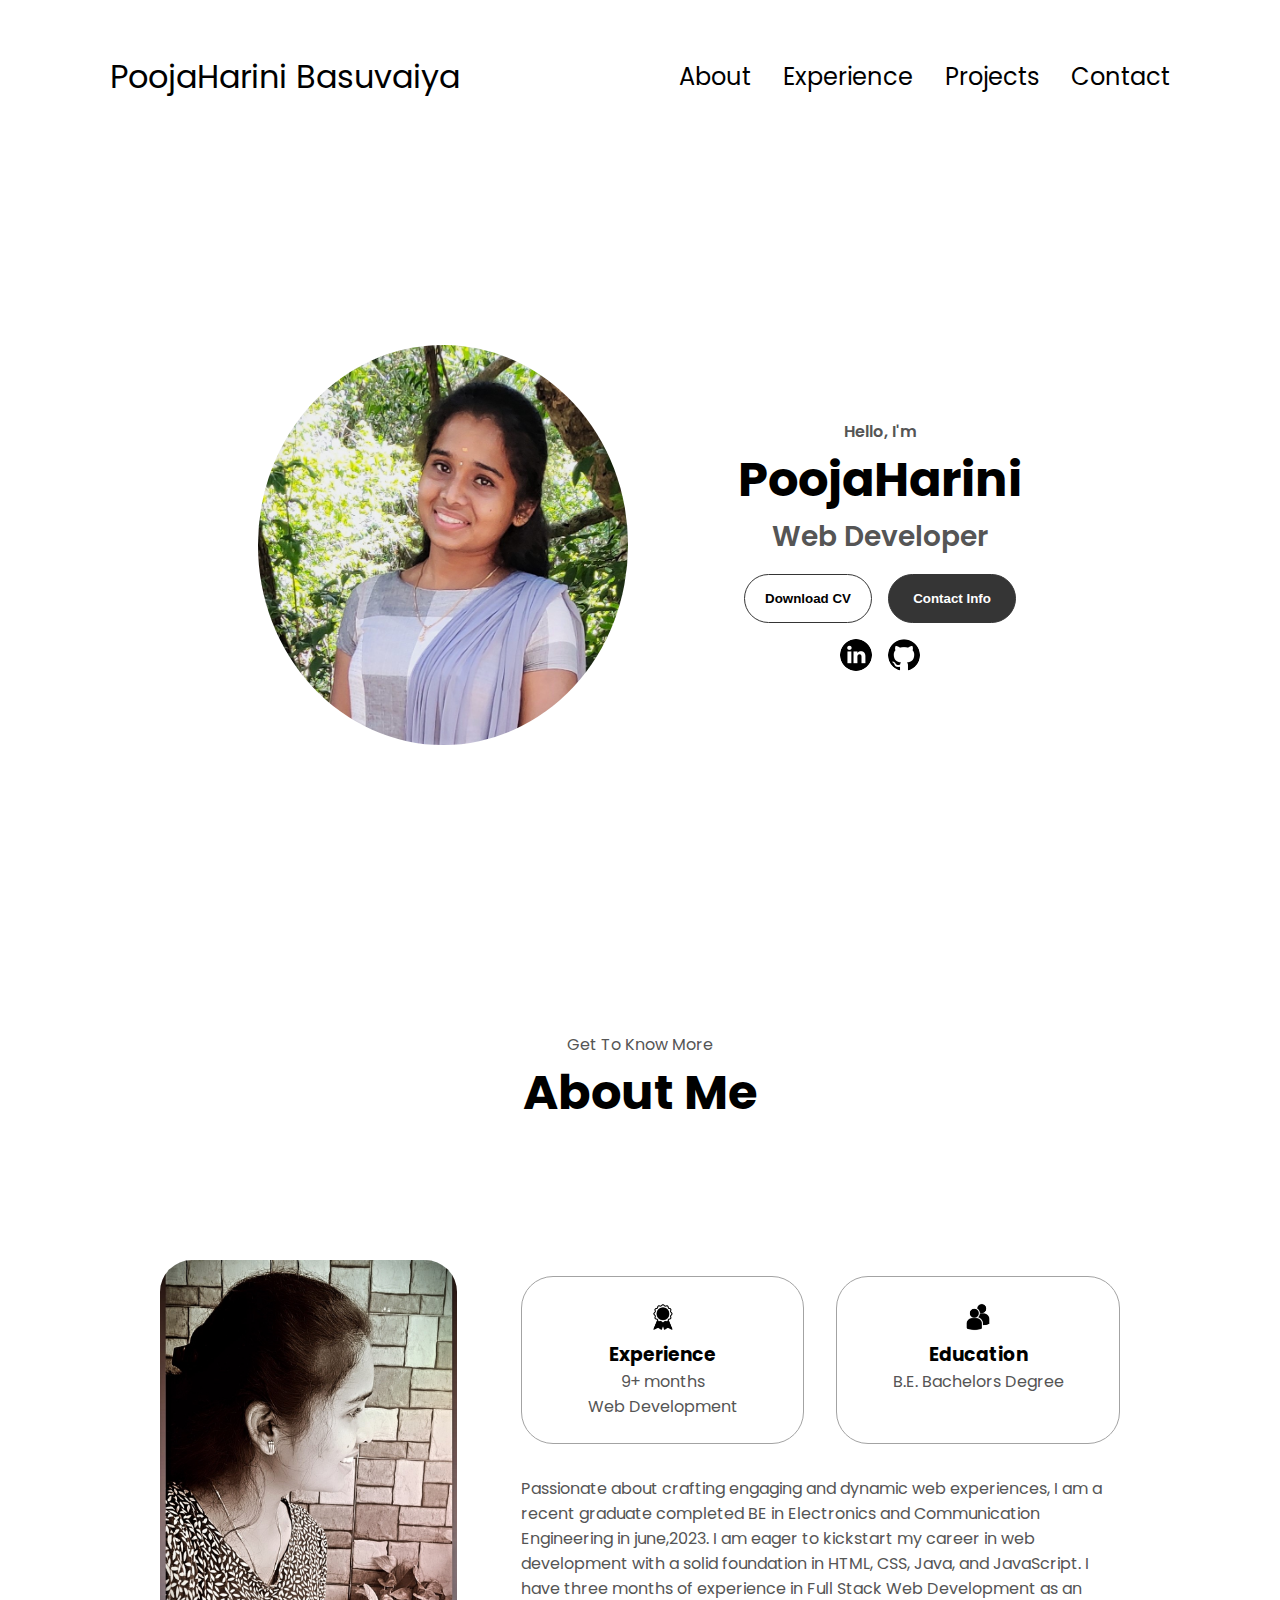
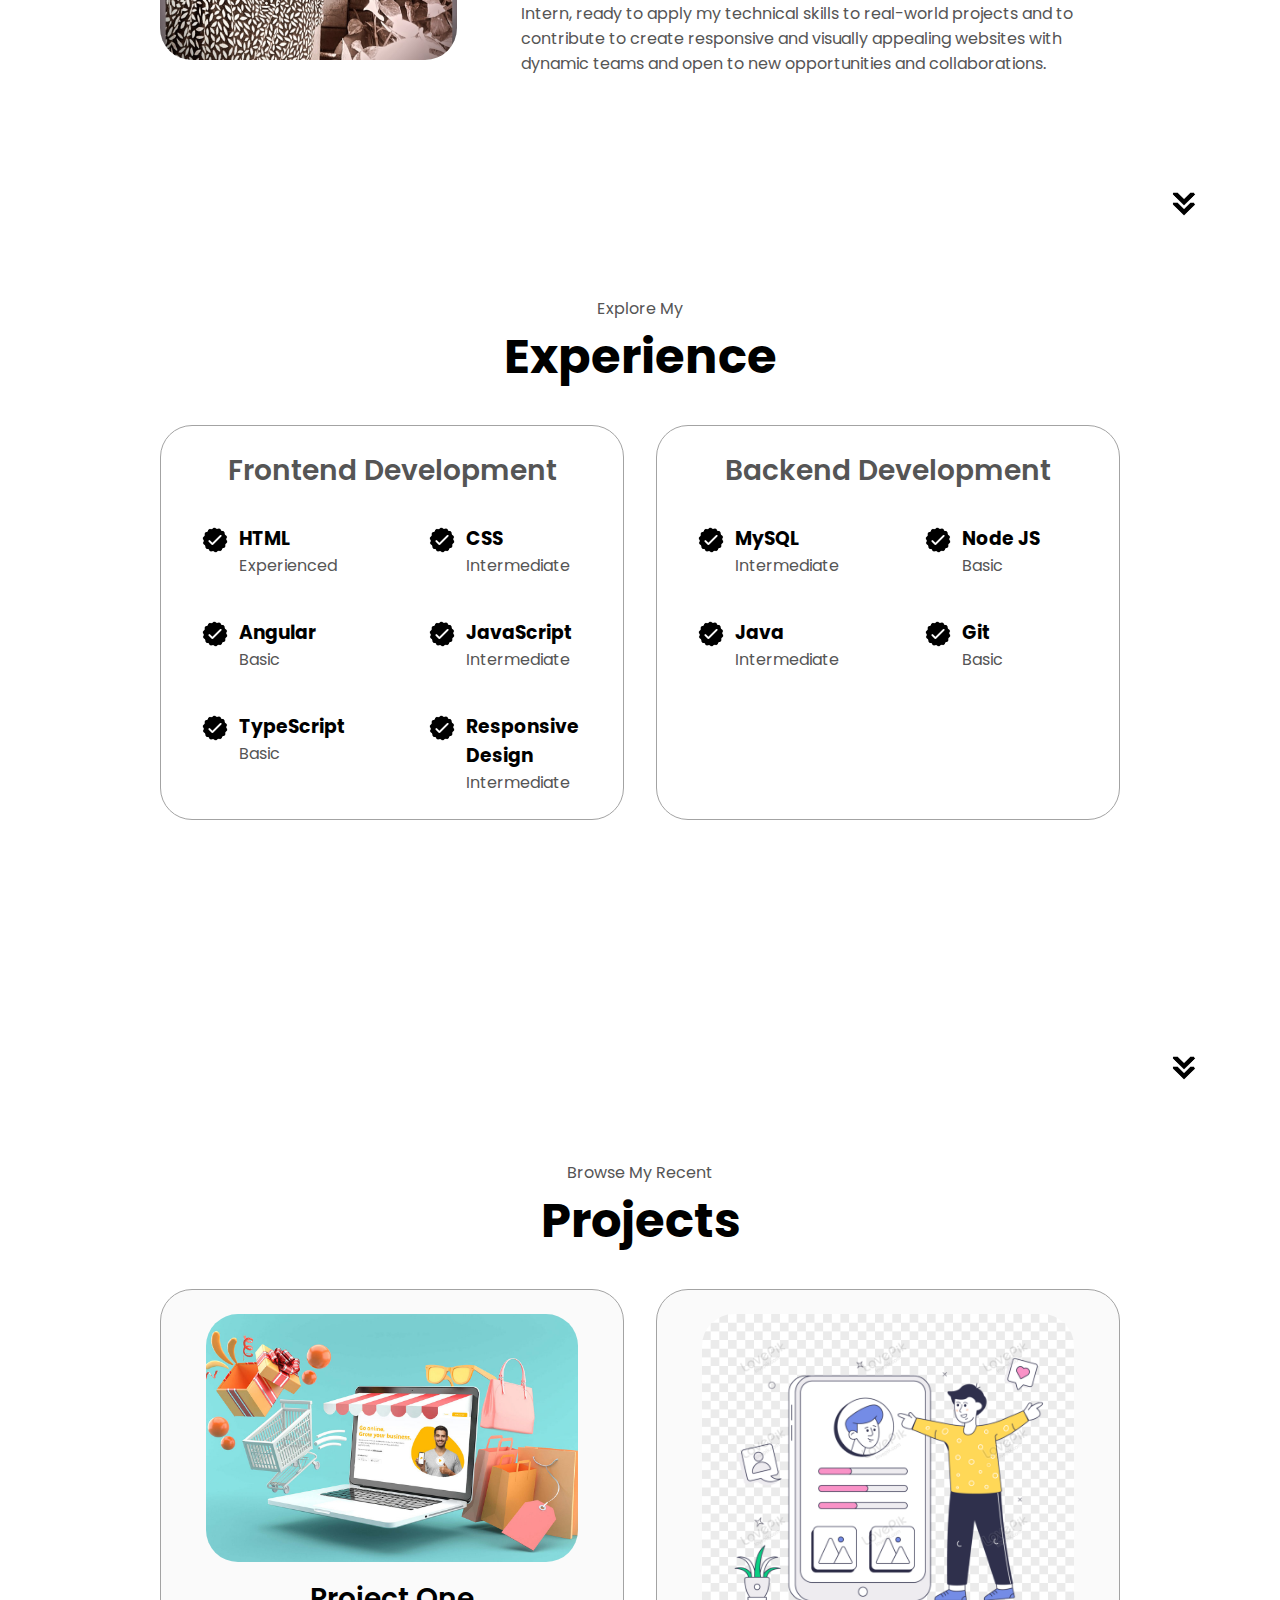
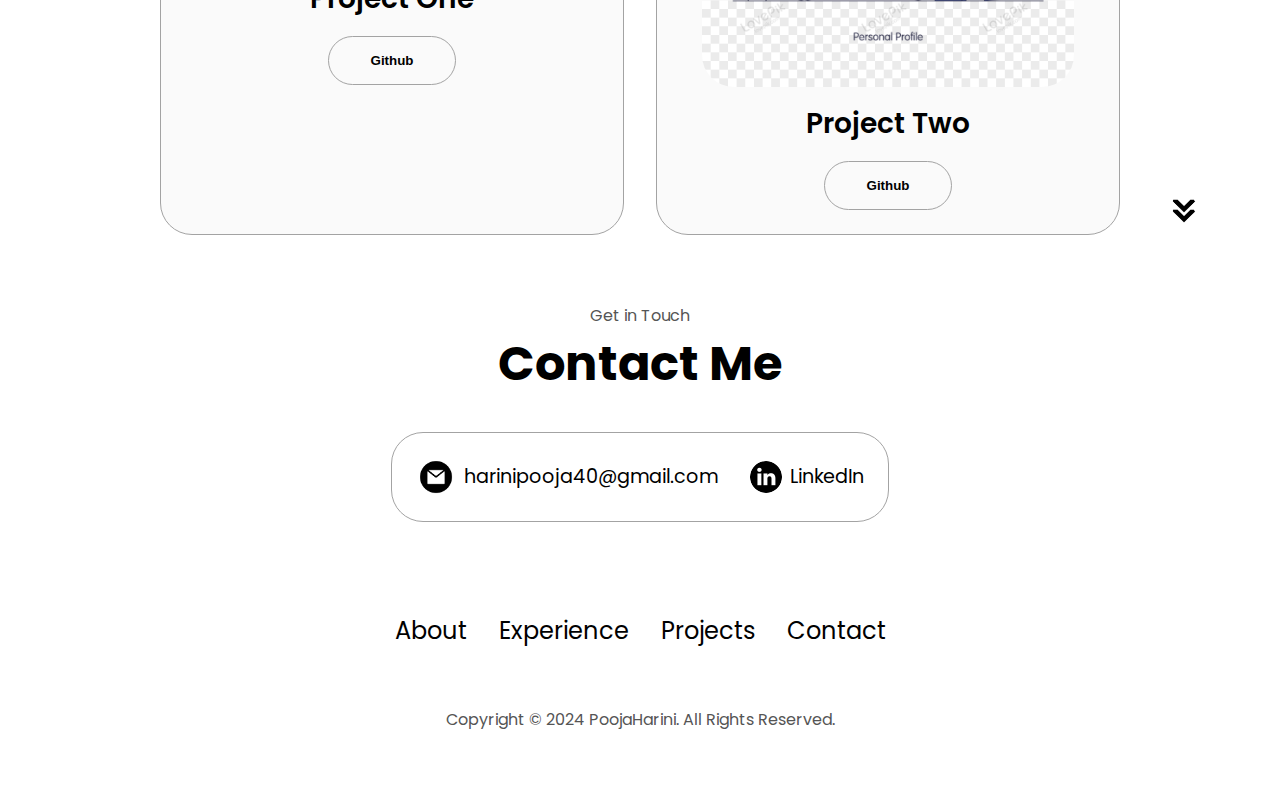
<file: index.html>
<!DOCTYPE html>
<html lang="en">
<head>
    <meta charset="UTF-8">
    <meta http-equiv="X-UA-Compatible" content="IE=edge">
    <meta name="viewport" content="width=device-width, initial-scale=1.0">
    <title>MyPortfolio</title>
    <link rel="stylesheet" href="style.css">
    <link rel="stylesheet" href="mediaqueries.css">
</head>
<body>
    <nav id="desktop-nav">
        <div class="logo">PoojaHarini Basuvaiya</div>
        <div>
          <ul class="nav-links">
            <li><a href="#about">About</a></li>
            <li><a href="#experience">Experience</a></li>
            <li><a href="#projects">Projects</a></li>
            <li><a href="#contact">Contact</a></li>
          </ul>
        </div>
      </nav>
      <nav id="hamburger-nav">
        <div class="logo">PoojaHarini</div>
        <div class="hamburger-menu">
          <div class="hamburger-icon" onclick="toggleMenu()">
            <span></span>
            <span></span>
            <span></span>
          </div>
          <div class="menu-links">
            <li><a href="#about" onclick="toggleMenu()">About</a></li>
            <li><a href="#experience" onclick="toggleMenu()">Experience</a></li>
            <li><a href="#projects" onclick="toggleMenu()">Projects</a></li>
            <li><a href="#contact" onclick="toggleMenu()">Contact</a></li>
          </div>
        </div>
      </nav>
      <section id="profile">
        <div class="section__pic-container">
          <img src="../assets/Picturesource/Harini_Photo(passport).jpg" alt="PoojaHarini profile picture" />
           <style>
            img {
              border-radius: 50%;
            }
           </style>
      

        </div>
        <div class="section__text">
          <p class="section__text__p1">Hello, I'm</p>
          <h1 class="title">PoojaHarini</h1>
          <p class="section__text__p2">Web Developer</p>
          <div class="btn-container">
            <button
            class="btn btn-color-2"
            onclick="window.open('../assets/Picturesource/POOJAHARINILB_EC23_Resumepp.pdf')"
          >
            Download CV
          </button>
          <button class="btn btn-color-1" onclick="location.href='./#contact'">
            Contact Info
          </button>
        </div>
        <div id="socials-container">
          <img
            src="../assets/Picturesource/linkedin.png"
            alt="My LinkedIn profile"
            class="icon"
            onclick="location.href='https://www.linkedin.com/in/poojaharini3010/'"
          />
          <img
            src="../assets/Picturesource/github.png"
            alt="My Github profile"
            class="icon"
            onclick="location.href='https://github.com/PoojaHarini-B'"
          />
        </div>
      </div>
    </section>
    <section id="about">
      <p class="section__text__p1">Get To Know More</p>
      <h1 class="title">About Me</h1>
      <div class="section-container">
        <div class="section__pic-container">
          <img
            src="../assets/Picturesource/PoojaHariniGreyimage.jpg"
            alt="Profile picture"
            class="about-pic"
          />
        </div>
        <div class="about-details-container">
          <div class="about-containers">
            <div class="details-container">
              <img
                src="../assets/Picturesource/experience.png"
                alt="Experience icon"
                class="icon"
              />
              <h3>Experience</h3>
              <p>9+ months <br />Web Development</p>
            </div>
            <div class="details-container">
              <img
                src="../assets/Picturesource/education.png"
                alt="Education icon"
                class="icon"
              />
              <h3>Education</h3>
              <p>B.E. Bachelors Degree</p>
            </div>
          </div>
          <div class="text-container">
            <p>
              Passionate about crafting engaging and dynamic web experiences, I am a recent graduate completed BE in Electronics and Communication Engineering in june,2023. I am eager to kickstart my career in web development with a solid foundation in HTML, CSS, Java, and JavaScript. I have three months of experience in Full Stack Web Development as an Intern, ready to apply my technical skills to real-world projects and to contribute to create responsive and visually appealing websites with dynamic teams and open to new opportunities and collaborations.
            </p>
          </div>
        </div>
      </div>
      <img
        src="../assets/Picturesource/arrow.png"
        alt="Arrow icon"
        class="icon arrow"
        onclick="location.href='./#experience'"
      />
    </section>
    <section id="experience">
      <p class="section__text__p1">Explore My</p>
      <h1 class="title">Experience</h1>
      <div class="experience-details-container">
        <div class="about-containers">
          <div class="details-container">
            <h2 class="experience-sub-title">Frontend Development</h2>
            <div class="article-container">
              <article>
                <img
                  src="../assets/Picturesource/checkmark.png"
                  alt="Experience icon"
                  class="icon"
                />
                <div>
                  <h3>HTML</h3>
                  <p>Experienced</p>
                </div>
              </article>
              <article>
                <img
                  src="../assets/Picturesource/checkmark.png"
                  alt="Experience icon"
                  class="icon"
                />
                <div>
                  <h3>CSS</h3>
                  <p>Intermediate</p>
                </div>
              </article>
              <article>
                <img
                  src="../assets/Picturesource/checkmark.png"
                  alt="Experience icon"
                  class="icon"
                />
                <div>
                  <h3>Angular</h3>
                  <p>Basic</p>
                </div>
              </article>
              <article>
                <img
                  src="../assets/Picturesource/checkmark.png"
                  alt="Experience icon"
                  class="icon"
                />
                <div>
                  <h3>JavaScript</h3>
                  <p>Intermediate</p>
                </div>
              </article>
              <article>
                <img
                  src="../assets/Picturesource/checkmark.png"
                  alt="Experience icon"
                  class="icon"
                />
                <div>
                  <h3>TypeScript</h3>
                  <p>Basic</p>
                </div>
              </article>
              <article>
                <img
                  src="../assets/Picturesource/checkmark.png"
                  alt="Experience icon"
                  class="icon"
                />
                <div>
                  <h3>Responsive Design</h3>
                  <p>Intermediate</p>
                </div>
              </article>
            </div>
          </div>
          <div class="details-container">
            <h2 class="experience-sub-title">Backend Development</h2>
            <div class="article-container">
              <article>
                <img
                  src="../assets/Picturesource/checkmark.png"
                  alt="Experience icon"
                  class="icon"
                />
                <div>
                  <h3>MySQL</h3>
                  <p>Intermediate</p>
                </div>
              </article>
              <article>
                <img
                  src="../assets/Picturesource/checkmark.png"
                  alt="Experience icon"
                  class="icon"
                />
                <div>
                  <h3>Node JS</h3>
                  <p>Basic</p>
                </div>
              </article>
              <article>
                <img
                  src="../assets/Picturesource/checkmark.png"
                  alt="Experience icon"
                  class="icon"
                />
                <div>
                  <h3>Java</h3>
                  <p>Intermediate</p>
                </div>
              </article>
              <article>
                <img
                  src="../assets/Picturesource/checkmark.png"
                  alt="Experience icon"
                  class="icon"
                />
                <div>
                  <h3>Git</h3>
                  <p>Basic</p>
                </div>
              </article>
            </div>
          </div>
        </div>
      </div> 
      <img
        src="../assets/Picturesource/arrow.png"
        alt="Arrow icon"
        class="icon arrow"
        onclick="location.href='./#projects'"
      />
    </section>
    <section id="projects">
      <p class="section__text__p1">Browse My Recent</p>
      <h1 class="title">Projects</h1>
      <div class="experience-details-container">
        <div class="about-containers">
          <div class="details-container color-container">
            <div class="article-container">
              <img
                src="../assets/Picturesource/E-commerce.jpg"
                alt="Project 1"
                class="project-img"
              />
            </div>
            <h2 class="experience-sub-title project-title">Project One</h2>
            <div class="btn-container">
              <button
                class="btn btn-color-2 project-btn"
                onclick="location.href='https://github.com/PoojaHarini-B/E-commerce-project'"
              >
                Github
              </button>
              
            </div>
          </div>
          <div class="details-container color-container">
            <div class="article-container">
              <img
                src="../assets/Picturesource/Personalprofileimage.png"
                alt="Project 2"
                class="project-img"
              />
            </div>
            <h2 class="experience-sub-title project-title">Project Two</h2>
            <div class="btn-container">
              <button
                class="btn btn-color-2 project-btn"
                onclick="location.href='https://github.com/PoojaHarini-B/HTML_CSS_JS_PersonalPortfolio'"
              >
                Github
              </button>
            </div>
          </div>
        </div>
      </div>
      <img
        src="../assets/Picturesource/arrow.png"
        alt="Arrow icon"
        class="icon arrow"
        onclick="location.href='./#contact'"
      />
    </section>
  </section>
  <section id="contact">
    <p class="section__text__p1">Get in Touch</p>
    <h1 class="title">Contact Me</h1>
    <div class="contact-info-upper-container">
      <div class="contact-info-container">
        <img
          src="../assets/Picturesource/email.png"
          alt="Email icon"
          class="icon contact-icon email-icon"
        />
        <p><a href="mailto:harinipooja40@gmail.com">harinipooja40@gmail.com</a></p>
      </div>
      <div class="contact-info-container">
        <img
          src="../assets/Picturesource/linkedin.png"
          alt="LinkedIn icon"
          class="icon contact-icon"
        />
        <p><a href="https://www.linkedin.com/in/poojaharini3010/">LinkedIn</a></p>
      </div>
    </div>
  </section>
  <footer>
    <nav>
      <div class="nav-links-container">
        <ul class="nav-links">
          <li><a href="#about">About</a></li>
          <li><a href="#experience">Experience</a></li>
          <li><a href="#projects">Projects</a></li>
          <li><a href="#contact">Contact</a></li>
        </ul>
      </div>
    </nav>
    <p>Copyright &#169; 2024 PoojaHarini. All Rights Reserved.</p>
  </footer>
    <script src="script.js"></script>
    
</body>
</html>
</file>
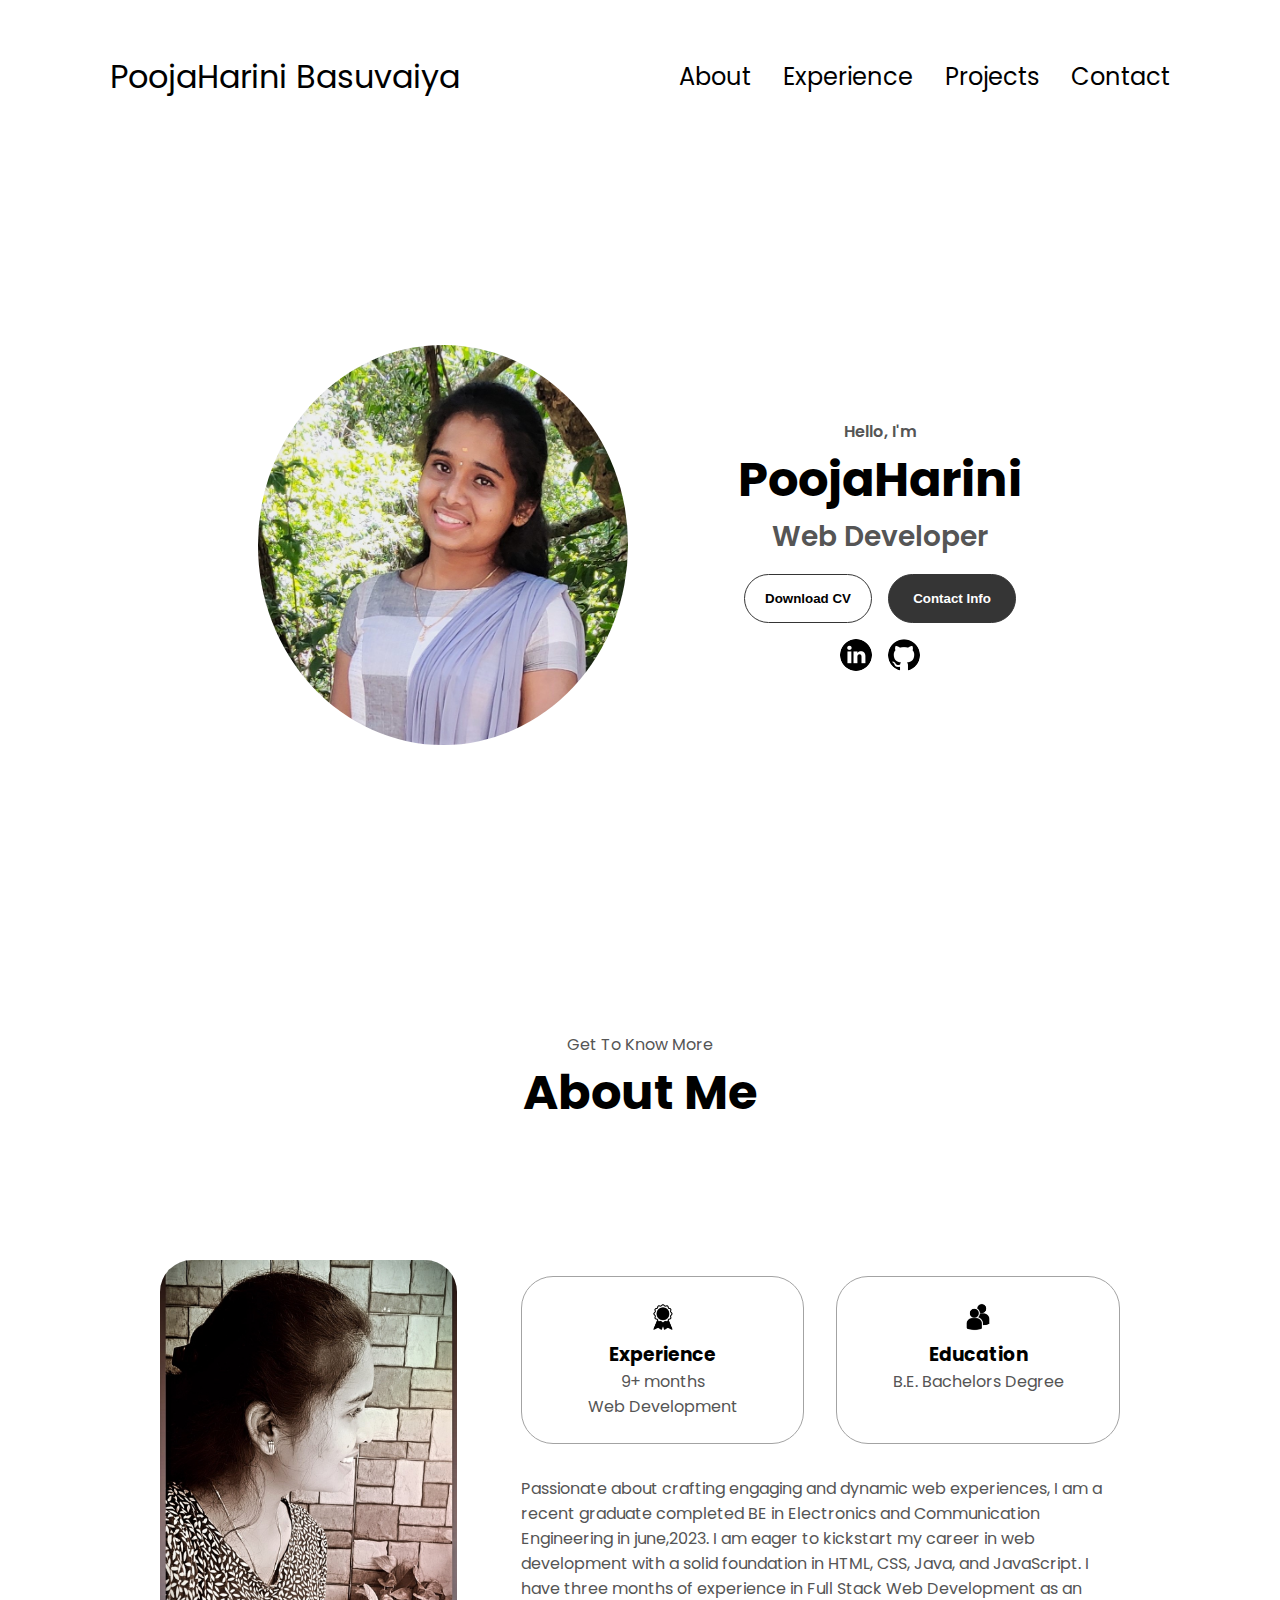
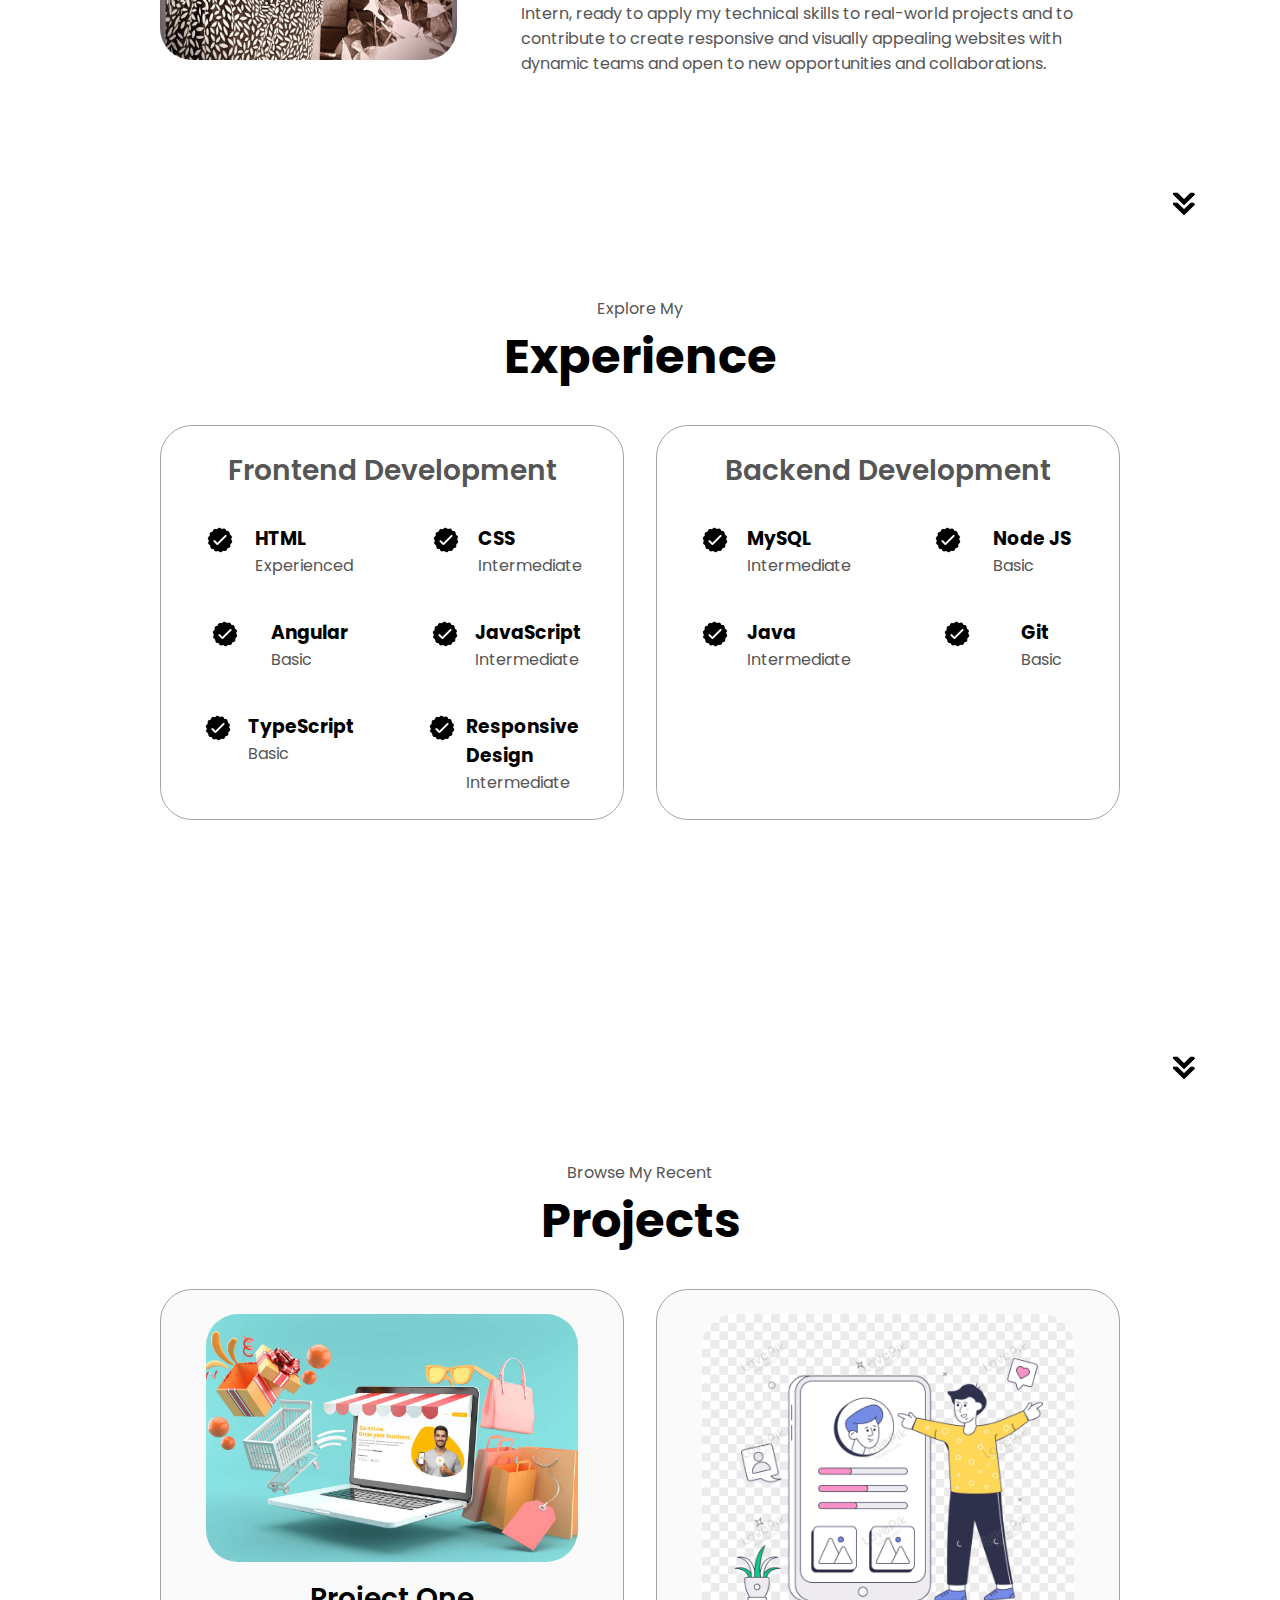
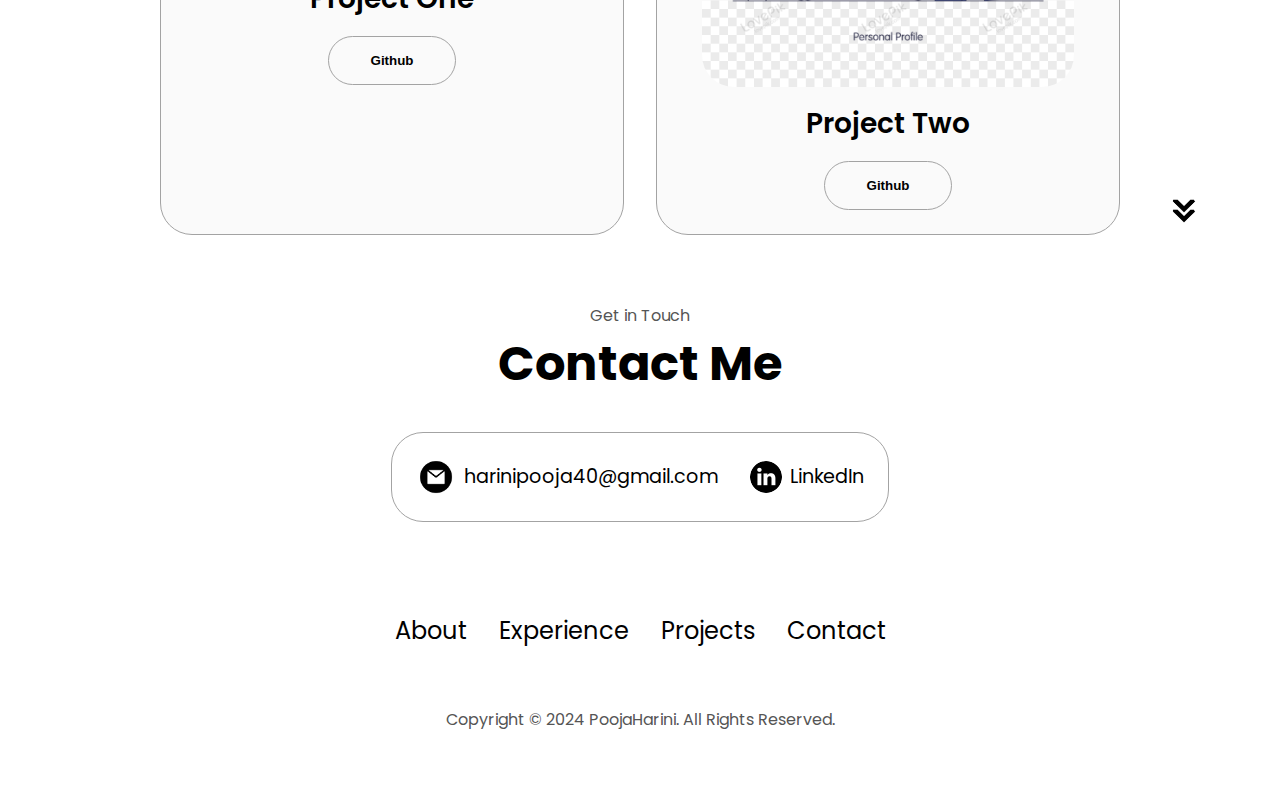
<file: assets/index.html>
<!DOCTYPE html>
<html lang="en">
<head>
    <meta charset="UTF-8">
    <meta http-equiv="X-UA-Compatible" content="IE=edge">
    <meta name="viewport" content="width=device-width, initial-scale=1.0">
    <title>MyPortfolio</title>
    <link rel="stylesheet" href="style.css">
    <link rel="stylesheet" href="mediaqueries.css">
</head>
<body>
    <nav id="desktop-nav">
        <div class="logo">PoojaHarini Basuvaiya</div>
        <div>
          <ul class="nav-links">
            <li><a href="#about">About</a></li>
            <li><a href="#experience">Experience</a></li>
            <li><a href="#projects">Projects</a></li>
            <li><a href="#contact">Contact</a></li>
          </ul>
        </div>
      </nav>
      <nav id="hamburger-nav">
        <div class="logo">PoojaHarini</div>
        <div class="hamburger-menu">
          <div class="hamburger-icon" onclick="toggleMenu()">
            <span></span>
            <span></span>
            <span></span>
          </div>
          <div class="menu-links">
            <li><a href="#about" onclick="toggleMenu()">About</a></li>
            <li><a href="#experience" onclick="toggleMenu()">Experience</a></li>
            <li><a href="#projects" onclick="toggleMenu()">Projects</a></li>
            <li><a href="#contact" onclick="toggleMenu()">Contact</a></li>
          </div>
        </div>
      </nav>
      <section id="profile">
        <div class="section__pic-container">
          <img src="../assets/Picturesource/Harini_Photo(passport).jpg" alt="PoojaHarini profile picture" />
           <style>
            img {
              border-radius: 50%;
            }
           </style>
      

        </div>
        <div class="section__text">
          <p class="section__text__p1">Hello, I'm</p>
          <h1 class="title">PoojaHarini</h1>
          <p class="section__text__p2">Web Developer</p>
          <div class="btn-container">
            <button
            class="btn btn-color-2"
            onclick="window.open('../assets/Picturesource/POOJAHARINILB_EC23_RESUME.pdf')"
          >
            Download CV
          </button>
          <button class="btn btn-color-1" onclick="location.href='./#contact'">
            Contact Info
          </button>
        </div>
        <div id="socials-container">
          <img
            src="../assets/Picturesource/linkedin.png"
            alt="My LinkedIn profile"
            class="icon"
            onclick="location.href='https://www.linkedin.com/in/poojaharini3010/'"
          />
          <img
            src="../assets/Picturesource/github.png"
            alt="My Github profile"
            class="icon"
            onclick="location.href='https://github.com/PoojaHarini-B'"
          />
        </div>
      </div>
    </section>
    <section id="about">
      <p class="section__text__p1">Get To Know More</p>
      <h1 class="title">About Me</h1>
      <div class="section-container">
        <div class="section__pic-container">
          <img
            src="../assets/Picturesource/PoojaHariniGreyimage.jpg"
            alt="Profile picture"
            class="about-pic"
          />
        </div>
        <div class="about-details-container">
          <div class="about-containers">
            <div class="details-container">
              <img
                src="../assets/Picturesource/experience.png"
                alt="Experience icon"
                class="icon"
              />
              <h3>Experience</h3>
              <p>9+ months <br />Web Development</p>
            </div>
            <div class="details-container">
              <img
                src="../assets/Picturesource/education.png"
                alt="Education icon"
                class="icon"
              />
              <h3>Education</h3>
              <p>B.E. Bachelors Degree</p>
            </div>
          </div>
          <div class="text-container">
            <p>
              Passionate about crafting engaging and dynamic web experiences, I am a recent graduate completed BE in Electronics and Communication Engineering in june,2023. I am eager to kickstart my career in web development with a solid foundation in HTML, CSS, Java, and JavaScript. I have three months of experience in Full Stack Web Development as an Intern, ready to apply my technical skills to real-world projects and to contribute to create responsive and visually appealing websites with dynamic teams and open to new opportunities and collaborations.
            </p>
          </div>
        </div>
      </div>
      <img
        src="../assets/Picturesource/arrow.png"
        alt="Arrow icon"
        class="icon arrow"
        onclick="location.href='./#experience'"
      />
    </section>
    <section id="experience">
      <p class="section__text__p1">Explore My</p>
      <h1 class="title">Experience</h1>
      <div class="experience-details-container">
        <div class="about-containers">
          <div class="details-container">
            <h2 class="experience-sub-title">Frontend Development</h2>
            <div class="article-container">
              <article>
                <img
                  src="../assets/Picturesource/checkmark.png"
                  alt="Experience icon"
                  class="icon"
                />
                <div>
                  <h3>HTML</h3>
                  <p>Experienced</p>
                </div>
              </article>
              <article>
                <img
                  src="../assets/Picturesource/checkmark.png"
                  alt="Experience icon"
                  class="icon"
                />
                <div>
                  <h3>CSS</h3>
                  <p>Intermediate</p>
                </div>
              </article>
              <article>
                <img
                  src="../assets/Picturesource/checkmark.png"
                  alt="Experience icon"
                  class="icon"
                />
                <div>
                  <h3>Angular</h3>
                  <p>Basic</p>
                </div>
              </article>
              <article>
                <img
                  src="../assets/Picturesource/checkmark.png"
                  alt="Experience icon"
                  class="icon"
                />
                <div>
                  <h3>JavaScript</h3>
                  <p>Intermediate</p>
                </div>
              </article>
              <article>
                <img
                  src="../assets/Picturesource/checkmark.png"
                  alt="Experience icon"
                  class="icon"
                />
                <div>
                  <h3>TypeScript</h3>
                  <p>Basic</p>
                </div>
              </article>
              <article>
                <img
                  src="../assets/Picturesource/checkmark.png"
                  alt="Experience icon"
                  class="icon"
                />
                <div>
                  <h3>Responsive Design</h3>
                  <p>Intermediate</p>
                </div>
              </article>
            </div>
          </div>
          <div class="details-container">
            <h2 class="experience-sub-title">Backend Development</h2>
            <div class="article-container">
              <article>
                <img
                  src="../assets/Picturesource/checkmark.png"
                  alt="Experience icon"
                  class="icon"
                />
                <div>
                  <h3>MySQL</h3>
                  <p>Intermediate</p>
                </div>
              </article>
              <article>
                <img
                  src="../assets/Picturesource/checkmark.png"
                  alt="Experience icon"
                  class="icon"
                />
                <div>
                  <h3>Node JS</h3>
                  <p>Basic</p>
                </div>
              </article>
              <article>
                <img
                  src="../assets/Picturesource/checkmark.png"
                  alt="Experience icon"
                  class="icon"
                />
                <div>
                  <h3>Java</h3>
                  <p>Intermediate</p>
                </div>
              </article>
              <article>
                <img
                  src="../assets/Picturesource/checkmark.png"
                  alt="Experience icon"
                  class="icon"
                />
                <div>
                  <h3>Git</h3>
                  <p>Basic</p>
                </div>
              </article>
            </div>
          </div>
        </div>
      </div> 
      <img
        src="../assets/Picturesource/arrow.png"
        alt="Arrow icon"
        class="icon arrow"
        onclick="location.href='./#projects'"
      />
    </section>
    <section id="projects">
      <p class="section__text__p1">Browse My Recent</p>
      <h1 class="title">Projects</h1>
      <div class="experience-details-container">
        <div class="about-containers">
          <div class="details-container color-container">
            <div class="article-container">
              <img
                src="../assets/Picturesource/E-commerce.jpg"
                alt="Project 1"
                class="project-img"
              />
            </div>
            <h2 class="experience-sub-title project-title">Project One</h2>
            <div class="btn-container">
              <button
                class="btn btn-color-2 project-btn"
                onclick="location.href='https://github.com/PoojaHarini-B/E-commerce-project'"
              >
                Github
              </button>
              
            </div>
          </div>
          <div class="details-container color-container">
            <div class="article-container">
              <img
                src="../assets/Picturesource/Personalprofileimage.png"
                alt="Project 2"
                class="project-img"
              />
            </div>
            <h2 class="experience-sub-title project-title">Project Two</h2>
            <div class="btn-container">
              <button
                class="btn btn-color-2 project-btn"
                onclick="location.href='https://github.com/PoojaHarini-B/HTML_CSS_JS_PersonalPortfolio'"
              >
                Github
              </button>
            </div>
          </div>
        </div>
      </div>
      <img
        src="../assets/Picturesource/arrow.png"
        alt="Arrow icon"
        class="icon arrow"
        onclick="location.href='./#contact'"
      />
    </section>
  </section>
  <section id="contact">
    <p class="section__text__p1">Get in Touch</p>
    <h1 class="title">Contact Me</h1>
    <div class="contact-info-upper-container">
      <div class="contact-info-container">
        <img
          src="../assets/Picturesource/email.png"
          alt="Email icon"
          class="icon contact-icon email-icon"
        />
        <p><a href="mailto:harinipooja40@gmail.com">harinipooja40@gmail.com</a></p>
      </div>
      <div class="contact-info-container">
        <img
          src="../assets/Picturesource/linkedin.png"
          alt="LinkedIn icon"
          class="icon contact-icon"
        />
        <p><a href="https://www.linkedin.com/in/poojaharini3010/">LinkedIn</a></p>
      </div>
    </div>
  </section>
  <footer>
    <nav>
      <div class="nav-links-container">
        <ul class="nav-links">
          <li><a href="#about">About</a></li>
          <li><a href="#experience">Experience</a></li>
          <li><a href="#projects">Projects</a></li>
          <li><a href="#contact">Contact</a></li>
        </ul>
      </div>
    </nav>
    <p>Copyright &#169; 2024 PoojaHarini. All Rights Reserved.</p>
  </footer>
    <script src="script.js"></script>
    
</body>
</html>
</file>
<file: style.css>
/* GENERAL */

@import url("https://fonts.googleapis.com/css2?family=Poppins:wght@300;400;500;600&display=swap");

* {
  margin: 0;
  padding: 0;
}

body {
  font-family: "Poppins", sans-serif;
}

html {
  scroll-behavior: smooth;
}

p {
  color: rgb(85, 85, 85);
}

/* TRANSITION */

a,
.btn {
  transition: all 300ms ease;
}

/* DESKTOP NAV */

nav,
.nav-links {
  display: flex;
}

nav {
  justify-content: space-around;
  align-items: center;
  height: 17vh;
}

.nav-links {
  gap: 2rem;
  list-style: none;
  font-size: 1.5rem;
}

a {
  color: black;
  text-decoration: none;
  text-decoration-color: white;
}

a:hover {
  color: grey;
  text-decoration: underline;
  text-underline-offset: 1rem;
  text-decoration-color: rgb(181, 181, 181);
}

.logo {
  font-size: 2rem;
}

.logo:hover {
  cursor: default;
}

/* HAMBURGER MENU */

#hamburger-nav {
  display: none;
}

.hamburger-menu {
  position: relative;
  display: inline-block;
}

.hamburger-icon {
  display: flex;
  flex-direction: column;
  justify-content: space-between;
  height: 24px;
  width: 30px;
  cursor: pointer;
}

.hamburger-icon span {
  width: 100%;
  height: 2px;
  background-color: black;
  transition: all 0.3 ease-in-out;
}

.menu-links {
  position: absolute;
  top: 100%;
  right: 0;
  background-color: white;
  width: fit-content;
  max-height: 0;
  overflow: hidden;
  transition: all 0.3 ease-in-out;
}

.menu-links a {
  display: block;
  padding: 10px;
  text-align: center;
  font-size: 1.5rem;
  color: black;
  text-decoration: none;
  transition: all 0.3 ease-in-out;
}

.menu-links li {
  list-style: none;
}

.menu-links.open {
  max-height: 300px;
}

.hamburger-icon.open span:first-child {
  transform: rotate(45deg) translate(10px, 5px);
}

.hamburger-icon.open span:nth-child(2) {
  opacity: 0;
}

.hamburger-icon.open span:last-child {
  transform: rotate(-45deg) translate(10px, -5px);
}

.hamburger-icon span:first-child {
  transform: none;
}

.hamburger-icon span:first-child {
  opacity: 1;
}

.hamburger-icon span:first-child {
  transform: none;
}

/* SECTIONS */

section {
  padding-top: 4vh;
  height: 96vh;
  margin: 0 10rem;
  box-sizing: border-box;
  min-height: fit-content;
}

.section-container {
  display: flex;
}

/* PROFILE SECTION */

#profile {
  display: flex;
  justify-content: center;
  gap: 5rem;
  height: 80vh;
}

.section__pic-container {
  display: flex;
  height: 400px;
  width: 400px;
  margin: auto 0;
}

.section__text {
  align-self: center;
  text-align: center;
}

.section__text p {
  font-weight: 600;
}

.section__text__p1 {
  text-align: center;
}

.section__text__p2 {
  font-size: 1.75rem;
  margin-bottom: 1rem;
}

.title {
  font-size: 3rem;
  text-align: center;
}

#socials-container {
  display: flex;
  justify-content: center;
  margin-top: 1rem;
  gap: 1rem;
}

/* ICONS */

.icon {
  cursor: pointer;
  height: 2rem;
}

/* BUTTONS */

.btn-container {
  display: flex;
  justify-content: center;
  gap: 1rem;
}

.btn {
  font-weight: 600;
  transition: all 300ms ease;
  padding: 1rem;
  width: 8rem;
  border-radius: 2rem;
}

.btn-color-1,
.btn-color-2 {
  border: rgb(53, 53, 53) 0.1rem solid;
}

.btn-color-1:hover,
.btn-color-2:hover {
  cursor: pointer;
}

.btn-color-1,
.btn-color-2:hover {
  background: rgb(53, 53, 53);
  color: white;
}

.btn-color-1:hover {
  background: rgb(0, 0, 0);
}

.btn-color-2 {
  background: none;
}

.btn-color-2:hover {
  border: rgb(255, 255, 255) 0.1rem solid;
}

.btn-container {
  gap: 1rem;
}

/* ABOUT SECTION */

#about {
  position: relative;
}

.about-containers {
  gap: 2rem;
  margin-bottom: 2rem;
  margin-top: 2rem;
}

.about-details-container {
  justify-content: center;
  flex-direction: column;
}

.about-containers,
.about-details-container {
  display: flex;
}

.about-pic {
  border-radius: 2rem;
}

.arrow {
  position: absolute;
  right: -5rem;
  bottom: 2.5rem;
}

.details-container {
  padding: 1.5rem;
  flex: 1;
  background: white;
  border-radius: 2rem;
  border: rgb(53, 53, 53) 0.1rem solid;
  border-color: rgb(163, 163, 163);
  text-align: center;
}

.section-container {
  gap: 4rem;
  height: 80%;
}

.section__pic-container {
  height: 400px;
  width: 400px;
  margin: auto 0;
}

/* EXPERIENCE SECTION */

#experience {
  position: relative;
}

.experience-sub-title {
  color: rgb(85, 85, 85);
  font-weight: 600;
  font-size: 1.75rem;
  margin-bottom: 2rem;
}

.experience-details-container {
  display: flex;
  justify-content: center;
  flex-direction: column;
}

.article-container {
  display: flex;
  text-align: initial;
  flex-wrap: wrap;
  flex-direction: row;
  gap: 2.5rem;
  justify-content: space-around;
}

article {
  display: flex;
  width: 10rem;
  gap: 0.5rem;
}

article .icon {
  cursor: default;
}

/* PROJECTS SECTION */

#projects {
  position: relative;
}

.color-container {
  border-color: rgb(163, 163, 163);
  background: rgb(250, 250, 250);
}

.project-img {
  border-radius: 2rem;
  width: 90%;
  height: 90%;
}

.project-title {
  margin: 1rem;
  color: black;
}

.project-btn {
  color: black;
  border-color: rgb(163, 163, 163);
}

/* CONTACT */

#contact {
  display: flex;
  justify-content: center;
  flex-direction: column;
  height: 70vh;
}

.contact-info-upper-container {
  display: flex;
  justify-content: center;
  border-radius: 2rem;
  border: rgb(53, 53, 53) 0.1rem solid;
  border-color: rgb(163, 163, 163);
  background: (250, 250, 250);
  margin: 2rem auto;
  padding: 0.5rem;
}

.contact-info-container {
  display: flex;
  align-items: center;
  justify-content: center;
  gap: 0.5rem;
  margin: 1rem;
}

.contact-info-container p {
  font-size: larger;
}

.contact-icon {
  cursor: default;
}

.email-icon {
  height: 2.5rem;
}

/* FOOTER SECTION */

footer {
  height: 26vh;
  margin: 0 1rem;
}

footer p {
  text-align: center;
}
</file>
<file: mediaqueries.css>
@media screen and (max-width: 1400px) {
  #profile {
    height: 83vh;
    margin-bottom: 6rem;
  }
  .about-containers {
    flex-wrap: wrap;
  }
  #contact,
  #projects {
    height: fit-content;
  }
}

@media screen and (max-width: 1200px) {
  #desktop-nav {
    display: none;
  }
  #hamburger-nav {
    display: flex;
  }
  #experience,
  .experience-details-container {
    margin-top: 2rem;
  }
  #profile,
  .section-container {
    display: block;
  }
  .arrow {
    display: none;
  }
  section,
  .section-container {
    height: fit-content;
  }
  section {
    margin: 0 5%;
  }
  .section__pic-container {
    width: 275px;
    height: 275px;
    margin: 0 auto 2rem;
  }
  .about-containers {
    margin-top: 0;
  }
}

@media screen and (max-width: 600px) {
  #contact,
  footer {
    height: 40vh;
  }
  #profile {
    height: 83vh;
    margin-bottom: 0;
  }
  article {
    font-size: 1rem;
  }
  footer nav {
    height: fit-content;
    margin-bottom: 2rem;
  }
  .about-containers,
  .contact-info-upper-container,
  .btn-container {
    flex-wrap: wrap;
  }
  .contact-info-container {
    margin: 0;
  }
  .contact-info-container p,
  .nav-links li a {
    font-size: 1rem;
  }
  .experience-sub-title {
    font-size: 1.25rem;
  }
  .logo {
    font-size: 1.5rem;
  }
  .nav-links {
    flex-direction: column;
    gap: 0.5rem;
    text-align: center;
  }
  .section__pic-container {
    width: auto;
    height: 46vw;
    justify-content: center;
  }
  .section__text__p2 {
    font-size: 1.25rem;
  }
  .title {
    font-size: 2rem;
  }
  .text-container {
    text-align: justify;
  }
}
</file>
<file: assets/style.css>
/* GENERAL*/
@import url('https://fonts.googleapis.com/css2?family=Poppins:ital,wght@0,100;0,200;0,300;0,400;0,500;0,600;0,700;0,800;0,900;1,100;1,200;1,300;1,400;1,500;1,600;1,700;1,800;1,900&display=swap');

*{
    margin: 0;
    padding: 0;
}
body
{
font-family:"Poppins", sans-serif; 
}

html{
    scroll-behavior: smooth;
}

p{
    color: rgb(85,85,85);
}

/* TRANSITION */

a,
 .btn{
    transition: all 300ms ease;
}

/* DESKTOP NAV */
nav, .nav-links
{
  display: flex;
}

nav{
    justify-content: space-around;
    align-items: center;
    height: 17vh;
    /*17vh - denotes the 17% of the screen 
    is occupied by the nav*/
}
.nav-links
{
    gap: 2rem;
    list-style: none;
    font-size: 1.5rem;
    /* rem -> means the measurement in css */
}

a{
    color: black;
    text-decoration: none;
    text-decoration-color: white;
}

a:hover{
    color: grey;
    text-decoration:underline;
    text-underline-offset: 1rem;
    text-decoration-color: rgb(181,181,181);
}
.logo {
    font-size: 2rem;
}

.logo:hover{
    cursor: default;
}

/* HAMBURGER MENU */

#hamburger-nav {
    display: none;
  }
  
  .hamburger-menu {
    position: relative;
    display: inline-block;
  }
  
  .hamburger-icon {
    display: flex;
    flex-direction: column;
    justify-content: space-between;
    height: 24px;
    width: 30px;
    cursor: pointer;
  }
  
  .hamburger-icon span {
    width: 100%;
    height: 2px;
    background-color: black;
    transition: all 0.3 ease-in-out;
  }
  
  .menu-links {
    position: absolute;
    top: 100%;
    right: 0;
    background-color: white;
    width: fit-content;
    max-height: 0;
    overflow: hidden;
    transition: all 0.3 ease-in-out;
  }
  
  .menu-links a {
    display: block;
    padding: 10px;
    text-align: center;
    font-size: 1.5rem;
    color: black;
    text-decoration: none;
    transition: all 0.3 ease-in-out;
  }
  
  .menu-links li {
    list-style: none;
  }
  
  .menu-links.open {
    max-height: 300px;
  }
  
  .hamburger-icon.open span:first-child {
    transform: rotate(45deg) translate(10px, 5px);
  }
  
  .hamburger-icon.open span:nth-child(2) {
    opacity: 0;
  }
  
  .hamburger-icon.open span:last-child {
    transform: rotate(-45deg) translate(10px, -5px);
  }
  
  .hamburger-icon span:first-child {
    transform: none;
  }
  
  .hamburger-icon span:first-child {
    opacity: 1;
  }
  
  .hamburger-icon span:first-child {
    transform: none;
  }

  /*SECTIONS*/
  section {
    padding-top: 4vh;
    height: 96vh;
    margin: 0 10rem;
    box-sizing: border-box;
    min-height: fit-content;
  }
  
  .section-container {
    display: flex;
  }

  /* PROFILE SECTION */

#profile {
  display: flex;
  justify-content: center;
  gap: 5rem;
  height: 80vh;
}

.section__pic-container {
  display: flex;
  height: 400px;
  width: 400px;
  margin: auto 0; 
}

.section__text {
  align-self: center;
  text-align: center;
}

.section__text p {
  font-weight: 600;
}

.section__text__p1 {
  text-align: center;
}

.section__text__p2 {
  font-size: 1.75rem;
  margin-bottom: 1rem;
}

.title {
  font-size: 3rem;
  text-align: center;
}

#socials-container {
  display: flex;
  justify-content: center;
  margin-top: 1rem;
  gap: 1rem;
}

/* ICONS */

.icon {
  cursor: pointer;
  height: 2rem;
}

/* BUTTONS */

.btn-container {
  display: flex;
  justify-content: center;
  gap: 1rem;
}

.btn {
  font-weight: 600;
  transition: all 300ms ease;
  padding: 1rem;
  width: 8rem;
  border-radius: 2rem;
}

.btn-color-1,
.btn-color-2 {
  border: rgb(53, 53, 53) 0.1rem solid;
}

.btn-color-1:hover,
.btn-color-2:hover {
  cursor: pointer;
}

.btn-color-1,
.btn-color-2:hover {
  background: rgb(53, 53, 53);
  color: white;
}

.btn-color-1:hover {
  background: rgb(0, 0, 0);
}

.btn-color-2 {
  background: none;
}

.btn-color-2:hover {
  border: rgb(255, 255, 255) 0.1rem solid;
}

.btn-container {
  gap: 1rem;
}

/* ABOUT SECTION */

#about {
  position: relative;
}

.about-containers {
  gap: 2rem;
  margin-bottom: 2rem;
  margin-top: 2rem;
}

.about-details-container {
  justify-content: center;
  flex-direction: column;
}

.about-containers,
.about-details-container {
  display: flex;
}

.about-pic {
  border-radius: 2rem;
}

.arrow {
  position: absolute;
  right: -5rem;
  bottom: 2.5rem;
}

.details-container {
  padding: 1.5rem;
  flex: 1;
  background: white;
  border-radius: 2rem;
  border: rgb(53, 53, 53) 0.1rem solid;
  border-color: rgb(163, 163, 163);
  text-align: center;
}

.section-container {
  gap: 4rem;
  height: 80%;
}

.section__pic-container {
  height: 400px;
  width: 400px;
  margin: auto 0;
}

/* EXPERIENCE SECTION */

#experience {
  position: relative;
}

.experience-sub-title {
  color: rgb(85, 85, 85);
  font-weight: 600;
  font-size: 1.75rem;
  margin-bottom: 2rem;
}

.experience-details-container {
  display: flex;
  justify-content: center;
  flex-direction: column;
}

.article-container {
  display: flex;
  text-align: initial;
  flex-wrap: wrap;
  flex-direction: row;
  gap: 2.5rem;
  justify-content: space-around;
}

article {
  display: flex;
  width: 10rem;
  justify-content: space-around;
  gap: 0.5rem;
}

article .icon {
  cursor: default;
}

/* PROJECTS SECTION */

#projects {
  position: relative;
}

.color-container {
  border-color: rgb(163, 163, 163);
  background: rgb(250, 250, 250);
}

.project-img {
  border-radius: 2rem;
  width: 90%;
  height: 90%;
}

.project-title {
  margin: 1rem;
  color: black;
}

.project-btn {
  color: black;
  border-color: rgb(163, 163, 163);
}

/* CONTACT */

#contact {
  display: flex;
  justify-content: center;
  flex-direction: column;
  height: 70vh;
}

.contact-info-upper-container {
  display: flex;
  justify-content: center;
  border-radius: 2rem;
  border: rgb(53, 53, 53) 0.1rem solid;
  border-color: rgb(163, 163, 163);
  background: (250, 250, 250);
  margin: 2rem auto;
  padding: 0.5rem;
}

.contact-info-container {
  display: flex;
  align-items: center;
  justify-content: center;
  gap: 0.5rem;
  margin: 1rem;
}

.contact-info-container p {
  font-size: larger;
}

.contact-icon {
  cursor: default;
}

.email-icon {
  height: 2.5rem;
}

/* FOOTER SECTION */

footer {
  height: 26vh;
  margin: 0 1rem;
}

footer p {
  text-align: center;
}
</file>
<file: assets/mediaqueries.css>
@media screen and (max-width: 1400px) {
  #profile {
    height: 83vh;
    margin-bottom: 6rem;
  }
  .about-containers {
    flex-wrap: wrap;
  }
  #contact,
  #projects {
    height: fit-content;
  }
}

@media screen and (max-width: 1200px) {
  #desktop-nav {
    display: none;
  }
  #hamburger-nav {
    display: flex;
  }
  #experience,
  .experience-details-container {
    margin-top: 2rem;
  }
  #profile,
  .section-container {
    display: block;
  }
  .arrow {
    display: none;
  }
  section,
  .section-container {
    height: fit-content;
  }
  section {
    margin: 0 5%;
  }
  .section__pic-container {
    width: 275px;
    height: 275px;
    margin: 0 auto 2rem;
  }
  .about-containers {
    margin-top: 0;
  }
}

@media screen and (max-width: 600px) {
  #contact,
  footer {
    height: 40vh;
  }
  #profile {
    height: 83vh;
    margin-bottom: 0;
  }
  article {
    font-size: 1rem;
  }
  footer nav {
    height: fit-content;
    margin-bottom: 2rem;
  }
  .about-containers,
  .contact-info-upper-container,
  .btn-container {
    flex-wrap: wrap;
  }
  .contact-info-container {
    margin: 0;
  }
  .contact-info-container p,
  .nav-links li a {
    font-size: 1rem;
  }
  .experience-sub-title {
    font-size: 1.25rem;
  }
  .logo {
    font-size: 1.5rem;
  }
  .nav-links {
    flex-direction: column;
    gap: 0.5rem;
    text-align: center;
  }
  .section__pic-container {
    width: auto;
    height: 46vw;
    justify-content: center;
  }
  .section__text__p2 {
    font-size: 1.25rem;
  }
  .title {
    font-size: 2rem;
  }
  .text-container {
    text-align: justify;
  }
}
</file>
